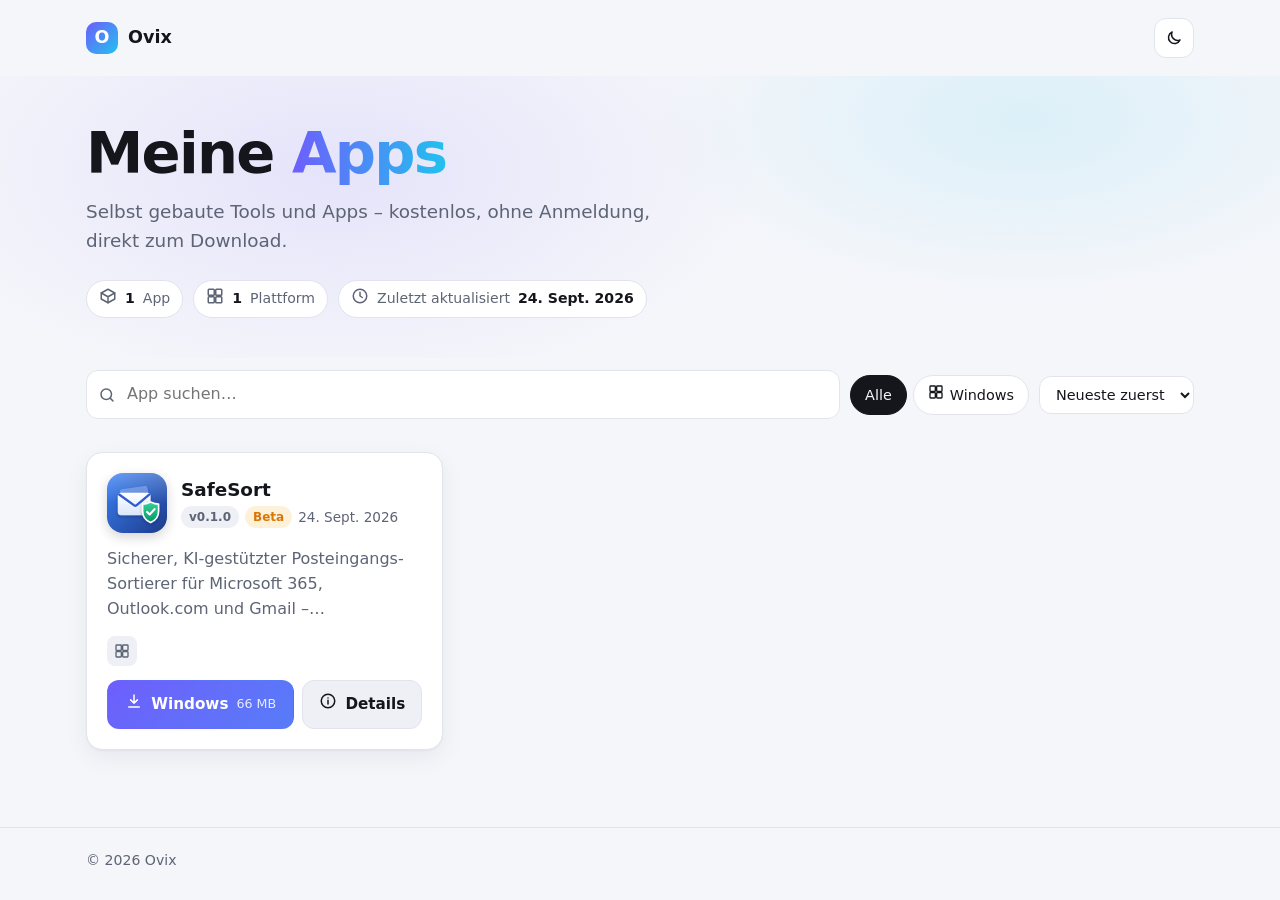
<file: index.html>
<!DOCTYPE html>
<html lang="de">
<head>
  <meta charset="UTF-8" />
  <meta name="viewport" content="width=device-width, initial-scale=1" />
  <title>Downloads</title>
  <meta name="description" content="Apps kostenlos herunterladen." />
  <meta property="og:type" content="website" />
  <link rel="icon" href="favicon.svg" type="image/svg+xml" />
  <script>
    // Apply saved theme before paint to avoid flicker
    try { const t = localStorage.getItem("theme"); if (t) document.documentElement.dataset.theme = t; } catch (e) {}
  </script>
  <link rel="stylesheet" href="style.css" />
</head>
<body>
  <header class="topbar">
    <div class="wrap">
      <a class="brand" href="./">
        <span class="brand-mark" id="brand-mark">O</span>
        <span id="brand-name">Downloads</span>
      </a>
      <button class="icon-btn" id="theme-toggle" type="button" aria-label="Hell/Dunkel umschalten"></button>
    </div>
  </header>

  <section class="hero">
    <div class="wrap">
      <h1 id="hero-title">Meine <span>Apps</span></h1>
      <p id="hero-tagline"></p>
      <div class="stats" id="stats"></div>
    </div>
  </section>

  <div class="toolbar" id="toolbar">
    <div class="wrap">
      <label class="search">
        <span class="sr-only">App suchen</span>
        <svg class="i" viewBox="0 0 24 24" fill="none" stroke="currentColor" stroke-width="2" stroke-linecap="round"><circle cx="11" cy="11" r="7"/><path d="m20 20-3.5-3.5"/></svg>
        <input id="search" type="search" placeholder="App suchen…" autocomplete="off" />
      </label>
      <div id="filters" class="filters" role="group" aria-label="Plattform"></div>
      <label>
        <span class="sr-only">Sortieren</span>
        <select id="sort" class="sort">
          <option value="new">Neueste zuerst</option>
          <option value="name">Name A–Z</option>
        </select>
      </label>
    </div>
  </div>

  <main class="wrap">
    <div id="grid" class="grid" aria-live="polite"></div>
    <div id="empty" class="empty" hidden>
      <svg viewBox="0 0 24 24" fill="none" stroke="currentColor" stroke-width="1.5"><circle cx="11" cy="11" r="7"/><path d="m20 20-3.5-3.5"/></svg>
      <p>Keine App gefunden.</p>
      <button class="btn btn-ghost" id="reset" type="button">Filter zurücksetzen</button>
    </div>
  </main>

  <footer class="footer">
    <div class="wrap">
      <span id="footer-text"></span>
      <a id="contact" hidden>Kontakt</a>
    </div>
  </footer>

  <dialog id="modal" aria-labelledby="modal-title"></dialog>
  <div class="toast" id="toast" role="status"></div>

  <script src="apps.js"></script>
  <script src="app.js"></script>
</body>
</html>
</file>
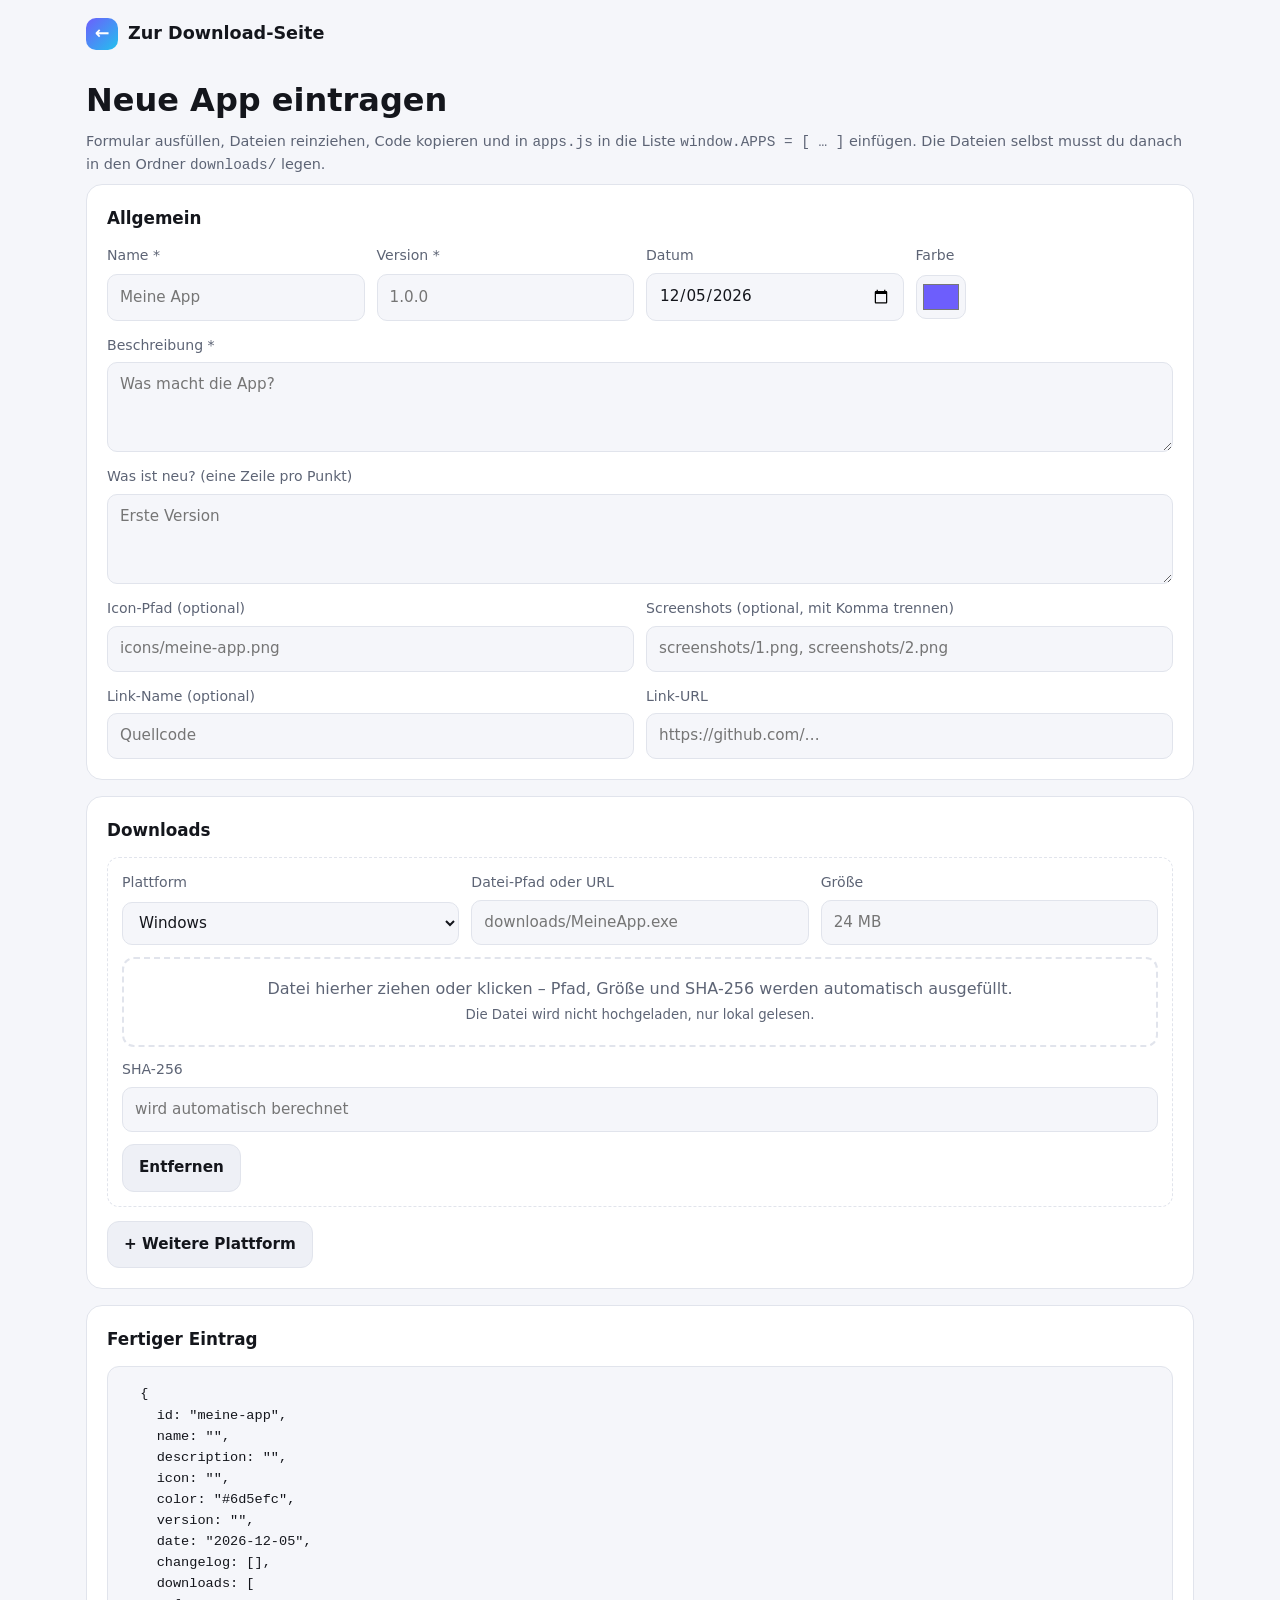
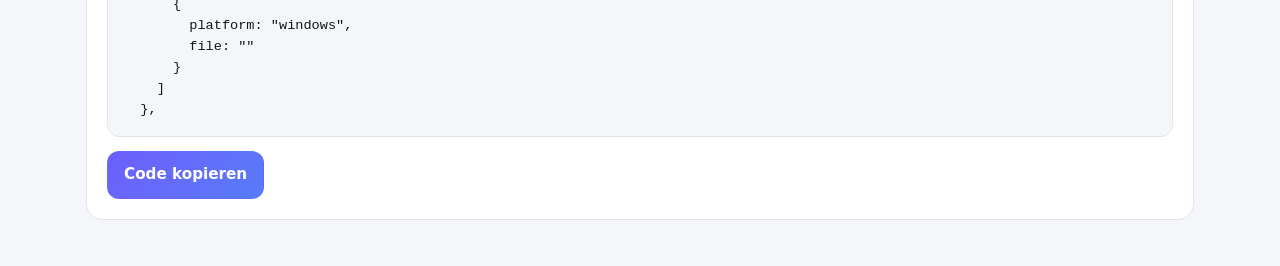
<file: neue-app.html>
<!DOCTYPE html>
<html lang="de">
<head>
  <meta charset="UTF-8" />
  <meta name="viewport" content="width=device-width, initial-scale=1" />
  <title>Neue App eintragen</title>
  <meta name="robots" content="noindex" />
  <link rel="icon" href="favicon.svg" type="image/svg+xml" />
  <script>
    try { const t = localStorage.getItem("theme"); if (t) document.documentElement.dataset.theme = t; } catch (e) {}
  </script>
  <link rel="stylesheet" href="style.css" />
  <style>
    .form { display: grid; gap: 16px; padding: 8px 0 48px; }
    .panel { background: var(--bg-elev); border: 1px solid var(--border); border-radius: var(--radius); padding: 20px; display: grid; gap: 14px; }
    .panel h2 { margin: 0; font-size: 1.05rem; }
    .row { display: grid; gap: 12px; grid-template-columns: repeat(auto-fit, minmax(180px, 1fr)); }
    label.f { display: grid; gap: 6px; font-size: 0.88rem; color: var(--muted); }
    .f input, .f textarea, .f select {
      padding: 10px 12px; border: 1px solid var(--border); border-radius: 10px;
      background: var(--bg); color: var(--text); font: inherit; font-size: 0.95rem;
    }
    .f input[type="color"] { padding: 4px; height: 44px; }
    .f textarea { min-height: 90px; resize: vertical; }
    .dl-item { border: 1px dashed var(--border); border-radius: 12px; padding: 14px; display: grid; gap: 12px; }
    .drop { border: 2px dashed var(--border); border-radius: 12px; padding: 18px; text-align: center; color: var(--muted); cursor: pointer; }
    .drop.over { border-color: var(--accent); background: var(--accent-soft); }
    pre { margin: 0; padding: 16px; background: var(--bg); border: 1px solid var(--border); border-radius: 12px; overflow: auto; font-size: 0.85rem; max-height: 420px; }
    .hint { margin: 0; color: var(--muted); font-size: 0.9rem; }
    .actions { display: flex; flex-wrap: wrap; gap: 8px; }
  </style>
</head>
<body>
  <header class="topbar">
    <div class="wrap">
      <a class="brand" href="./"><span class="brand-mark">←</span><span>Zur Download-Seite</span></a>
    </div>
  </header>

  <main class="wrap">
    <h1 style="margin:8px 0 4px">Neue App eintragen</h1>
    <p class="hint">Formular ausfüllen, Dateien reinziehen, Code kopieren und in <code>apps.js</code> in die Liste <code>window.APPS = [ … ]</code> einfügen. Die Dateien selbst musst du danach in den Ordner <code>downloads/</code> legen.</p>

    <form class="form" id="form" autocomplete="off">
      <div class="panel">
        <h2>Allgemein</h2>
        <div class="row">
          <label class="f">Name *<input name="name" required placeholder="Meine App" /></label>
          <label class="f">Version *<input name="version" required placeholder="1.0.0" /></label>
          <label class="f">Datum<input name="date" type="date" /></label>
          <label class="f">Farbe<input name="color" type="color" value="#6d5efc" /></label>
        </div>
        <label class="f">Beschreibung *<textarea name="description" required placeholder="Was macht die App?"></textarea></label>
        <label class="f">Was ist neu? (eine Zeile pro Punkt)<textarea name="changelog" placeholder="Erste Version"></textarea></label>
        <div class="row">
          <label class="f">Icon-Pfad (optional)<input name="icon" placeholder="icons/meine-app.png" /></label>
          <label class="f">Screenshots (optional, mit Komma trennen)<input name="screenshots" placeholder="screenshots/1.png, screenshots/2.png" /></label>
        </div>
        <div class="row">
          <label class="f">Link-Name (optional)<input name="linkLabel" placeholder="Quellcode" /></label>
          <label class="f">Link-URL<input name="linkUrl" placeholder="https://github.com/…" /></label>
        </div>
      </div>

      <div class="panel">
        <h2>Downloads</h2>
        <div id="dl-list" style="display:grid;gap:12px"></div>
        <div><button class="btn btn-ghost" type="button" id="add-dl">+ Weitere Plattform</button></div>
      </div>

      <div class="panel">
        <h2>Fertiger Eintrag</h2>
        <pre id="output"></pre>
        <div class="actions">
          <button class="btn btn-primary" type="button" id="copy" style="flex:none">Code kopieren</button>
        </div>
      </div>
    </form>
  </main>

  <div class="toast" id="toast" role="status"></div>

  <template id="dl-template">
    <div class="dl-item">
      <div class="row">
        <label class="f">Plattform
          <select name="platform">
            <option value="windows">Windows</option>
            <option value="mac">macOS</option>
            <option value="linux">Linux</option>
            <option value="android">Android</option>
            <option value="ios">iOS</option>
            <option value="web">Web (Link)</option>
          </select>
        </label>
        <label class="f">Datei-Pfad oder URL<input name="file" placeholder="downloads/MeineApp.exe" /></label>
        <label class="f">Größe<input name="size" placeholder="24 MB" /></label>
      </div>
      <label class="drop">
        <input type="file" hidden />
        <span>Datei hierher ziehen oder klicken – Pfad, Größe und SHA-256 werden automatisch ausgefüllt.<br><small>Die Datei wird nicht hochgeladen, nur lokal gelesen.</small></span>
      </label>
      <label class="f">SHA-256<input name="sha256" readonly placeholder="wird automatisch berechnet" /></label>
      <div><button class="btn btn-ghost" type="button" data-remove>Entfernen</button></div>
    </div>
  </template>

  <script>
    const form = document.getElementById("form");
    const list = document.getElementById("dl-list");
    const output = document.getElementById("output");
    form.date.value = new Date().toISOString().slice(0, 10);

    function slug(text) {
      return text.toLowerCase()
        .replace(/ä/g, "ae").replace(/ö/g, "oe").replace(/ü/g, "ue").replace(/ß/g, "ss")
        .replace(/[^a-z0-9]+/g, "-").replace(/^-|-$/g, "") || "meine-app";
    }

    function formatSize(bytes) {
      if (bytes < 1024 * 1024) return `${Math.max(1, Math.round(bytes / 1024))} KB`;
      if (bytes < 1024 ** 3) return `${(bytes / 1024 ** 2).toFixed(bytes < 10 * 1024 ** 2 ? 1 : 0)} MB`.replace(".", ",");
      return `${(bytes / 1024 ** 3).toFixed(1)} GB`.replace(".", ",");
    }

    function guessPlatform(name) {
      const ext = name.split(".").pop().toLowerCase();
      return { exe: "windows", msi: "windows", msix: "windows", dmg: "mac", pkg: "mac", apk: "android", aab: "android",
        ipa: "ios", appimage: "linux", deb: "linux", rpm: "linux", flatpak: "linux" }[ext];
    }

    async function sha256(file) {
      if (!crypto.subtle) return "";
      const hash = await crypto.subtle.digest("SHA-256", await file.arrayBuffer());
      return [...new Uint8Array(hash)].map((b) => b.toString(16).padStart(2, "0")).join("");
    }

    async function handleFile(item, file) {
      const q = (n) => item.querySelector(`[name="${n}"]`);
      q("file").value = `downloads/${file.name}`;
      q("size").value = formatSize(file.size);
      const platform = guessPlatform(file.name);
      if (platform) q("platform").value = platform;
      q("sha256").value = "wird berechnet …";
      update();
      try { q("sha256").value = await sha256(file); }
      catch { q("sha256").value = ""; }
      update();
    }

    function addDownload() {
      const item = document.getElementById("dl-template").content.firstElementChild.cloneNode(true);
      const drop = item.querySelector(".drop");
      const input = drop.querySelector("input");
      input.addEventListener("change", () => input.files[0] && handleFile(item, input.files[0]));
      drop.addEventListener("dragover", (e) => { e.preventDefault(); drop.classList.add("over"); });
      drop.addEventListener("dragleave", () => drop.classList.remove("over"));
      drop.addEventListener("drop", (e) => {
        e.preventDefault();
        drop.classList.remove("over");
        if (e.dataTransfer.files[0]) handleFile(item, e.dataTransfer.files[0]);
      });
      item.querySelector("[data-remove]").addEventListener("click", () => { item.remove(); update(); });
      list.append(item);
      update();
    }

    function build() {
      const f = form.elements;
      const lines = (v) => v.split("\n").map((s) => s.trim()).filter(Boolean);
      const app = {
        id: slug(f.name.value),
        name: f.name.value.trim(),
        description: f.description.value.trim(),
        icon: f.icon.value.trim(),
        color: f.color.value,
        version: f.version.value.trim(),
        date: f.date.value,
        changelog: lines(f.changelog.value),
      };
      const shots = f.screenshots.value.split(",").map((s) => s.trim()).filter(Boolean);
      if (shots.length) app.screenshots = shots;
      if (f.linkUrl.value.trim()) app.links = [{ label: f.linkLabel.value.trim() || "Website", url: f.linkUrl.value.trim() }];
      app.downloads = [...list.children].map((item) => {
        const q = (n) => item.querySelector(`[name="${n}"]`).value.trim();
        const d = { platform: q("platform"), file: q("file") };
        if (q("size")) d.size = q("size");
        if (/^[0-9a-f]{64}$/.test(q("sha256"))) d.sha256 = q("sha256");
        return d;
      });
      return app;
    }

    function update() {
      const json = JSON.stringify(build(), null, 2)
        .replace(/"([a-zA-Z0-9]+)":/g, "$1:"); // JS object style keys
      output.textContent = json.replace(/^/gm, "  ") + ",";
    }

    form.addEventListener("input", update);
    document.getElementById("add-dl").addEventListener("click", addDownload);
    document.getElementById("copy").addEventListener("click", async () => {
      if (!form.reportValidity()) return;
      const t = document.getElementById("toast");
      try { await navigator.clipboard.writeText(output.textContent); t.textContent = "Kopiert – jetzt in apps.js einfügen"; }
      catch { t.textContent = "Bitte Text markieren und kopieren"; }
      t.classList.add("show");
      setTimeout(() => t.classList.remove("show"), 2200);
    });
    addDownload();
  </script>
</body>
</html>
</file>
<file: style.css>
/* ---------- Tokens ---------- */
:root {
  --bg: #f5f6fa;
  --bg-elev: #ffffff;
  --bg-soft: #eef0f6;
  --text: #14161c;
  --muted: #5d6475;
  --border: #e1e4ec;
  --accent: #6d5efc;
  --accent-2: #22c1ee;
  --accent-soft: rgba(109, 94, 252, 0.12);
  --on-accent: #ffffff;
  --success: #0f9f6e;
  --shadow: 0 1px 2px rgba(20, 22, 28, 0.04), 0 8px 24px rgba(20, 22, 28, 0.06);
  --shadow-lg: 0 24px 64px rgba(20, 22, 28, 0.18);
  --radius: 16px;
  color-scheme: light;
}
@media (prefers-color-scheme: dark) {
  :root:not([data-theme="light"]) {
    --bg: #0c0e13;
    --bg-elev: #151820;
    --bg-soft: #1c2029;
    --text: #eef0f6;
    --muted: #9aa2b5;
    --border: #252a36;
    --accent-soft: rgba(124, 110, 255, 0.16);
    --success: #34d399;
    --shadow: 0 1px 2px rgba(0, 0, 0, 0.3), 0 8px 24px rgba(0, 0, 0, 0.25);
    --shadow-lg: 0 24px 64px rgba(0, 0, 0, 0.6);
    color-scheme: dark;
  }
}
:root[data-theme="dark"] {
  --bg: #0c0e13;
  --bg-elev: #151820;
  --bg-soft: #1c2029;
  --text: #eef0f6;
  --muted: #9aa2b5;
  --border: #252a36;
  --accent-soft: rgba(124, 110, 255, 0.16);
  --success: #34d399;
  --shadow: 0 1px 2px rgba(0, 0, 0, 0.3), 0 8px 24px rgba(0, 0, 0, 0.25);
  --shadow-lg: 0 24px 64px rgba(0, 0, 0, 0.6);
  color-scheme: dark;
}

/* ---------- Base ---------- */
* { box-sizing: border-box; }
html { scroll-behavior: smooth; }
body {
  margin: 0;
  min-height: 100vh;
  display: flex;
  flex-direction: column;
  background: var(--bg);
  color: var(--text);
  font: 16px/1.55 "Inter", system-ui, -apple-system, "Segoe UI", Roboto, sans-serif;
  -webkit-font-smoothing: antialiased;
}
main { flex: 1; }
a { color: inherit; }
button { font: inherit; color: inherit; }
:focus-visible { outline: 2px solid var(--accent); outline-offset: 2px; border-radius: 8px; }
.wrap { width: 100%; max-width: 1140px; margin: 0 auto; padding: 0 16px; }
svg.i { width: 18px; height: 18px; flex: none; }
.sr-only { position: absolute; width: 1px; height: 1px; overflow: hidden; clip: rect(0 0 0 0); }

/* ---------- Top bar ---------- */
.topbar { padding: 18px 0; }
.topbar .wrap { display: flex; align-items: center; justify-content: space-between; gap: 12px; }
.brand { display: flex; align-items: center; gap: 10px; font-weight: 700; font-size: 1.1rem; text-decoration: none; }
.brand-mark {
  width: 32px; height: 32px; border-radius: 10px;
  background: linear-gradient(135deg, var(--accent), var(--accent-2));
  display: grid; place-items: center; color: #fff; font-weight: 800;
}
.icon-btn {
  display: inline-grid; place-items: center;
  width: 40px; height: 40px;
  border: 1px solid var(--border);
  background: var(--bg-elev);
  border-radius: 12px;
  cursor: pointer;
}
.icon-btn:hover { background: var(--bg-soft); }

/* ---------- Hero ---------- */
.hero { position: relative; padding: 48px 0 40px; overflow: hidden; }
.hero::before {
  content: "";
  position: absolute; inset: -40% -10% auto;
  height: 520px;
  background:
    radial-gradient(40% 60% at 30% 40%, var(--accent-soft), transparent 70%),
    radial-gradient(35% 50% at 75% 30%, rgba(34, 193, 238, 0.12), transparent 70%);
  pointer-events: none;
}
.hero .wrap { position: relative; }
.hero h1 {
  margin: 0;
  font-size: clamp(2.2rem, 6vw, 3.6rem);
  line-height: 1.05;
  letter-spacing: -0.03em;
  max-width: 16ch;
}
.hero h1 span {
  background: linear-gradient(90deg, var(--accent), var(--accent-2));
  -webkit-background-clip: text; background-clip: text; color: transparent;
}
.hero p { margin: 14px 0 0; color: var(--muted); font-size: 1.15rem; max-width: 52ch; }
.stats { display: flex; flex-wrap: wrap; gap: 10px; margin-top: 24px; }
.stat {
  display: inline-flex; align-items: center; gap: 8px;
  padding: 6px 12px;
  border: 1px solid var(--border);
  background: var(--bg-elev);
  border-radius: 999px;
  font-size: 0.88rem; color: var(--muted);
}
.stat b { color: var(--text); }

/* ---------- Toolbar ---------- */
.toolbar {
  position: sticky; top: 0; z-index: 10;
  padding: 12px 0;
  background: color-mix(in srgb, var(--bg) 85%, transparent);
  backdrop-filter: blur(12px);
  -webkit-backdrop-filter: blur(12px);
  border-bottom: 1px solid transparent;
  transition: border-color 0.2s;
}
.toolbar.stuck { border-bottom-color: var(--border); }
.toolbar .wrap { display: flex; flex-wrap: wrap; gap: 10px; align-items: center; }
.search {
  position: relative; flex: 1 1 260px;
}
.search svg { position: absolute; left: 12px; top: 50%; transform: translateY(-50%); color: var(--muted); }
.search input {
  width: 100%;
  padding: 11px 14px 11px 40px;
  border: 1px solid var(--border);
  border-radius: 12px;
  background: var(--bg-elev);
  color: var(--text);
  font: inherit;
}
.search input:focus { outline: none; border-color: var(--accent); box-shadow: 0 0 0 3px var(--accent-soft); }
.filters { display: flex; flex-wrap: wrap; gap: 6px; }
.pill {
  display: inline-flex; align-items: center; gap: 6px;
  border: 1px solid var(--border);
  background: var(--bg-elev);
  padding: 8px 14px;
  border-radius: 999px;
  font-size: 0.9rem;
  cursor: pointer;
  transition: background 0.15s, border-color 0.15s;
}
.pill svg.i { width: 16px; height: 16px; }
.pill:hover { background: var(--bg-soft); }
.pill[aria-pressed="true"] { background: var(--text); border-color: var(--text); color: var(--bg); }
.sort {
  padding: 9px 12px;
  border: 1px solid var(--border);
  border-radius: 12px;
  background: var(--bg-elev);
  color: var(--text);
  font: inherit; font-size: 0.9rem;
}

/* ---------- Grid & cards ---------- */
.grid {
  display: grid;
  grid-template-columns: repeat(auto-fill, minmax(min(100%, 320px), 1fr));
  gap: 18px;
  padding: 20px 0 64px;
}
.card {
  position: relative;
  display: flex; flex-direction: column; gap: 14px;
  padding: 20px;
  background: var(--bg-elev);
  border: 1px solid var(--border);
  border-radius: var(--radius);
  box-shadow: var(--shadow);
  transition: transform 0.2s, box-shadow 0.2s, border-color 0.2s;
  animation: rise 0.35s ease both;
}
.card:hover { transform: translateY(-3px); box-shadow: var(--shadow-lg); border-color: color-mix(in srgb, var(--accent) 40%, var(--border)); }
@keyframes rise { from { opacity: 0; transform: translateY(8px); } }
.card-head { display: flex; gap: 14px; align-items: center; }
.app-icon {
  width: 60px; height: 60px; flex: none;
  border-radius: 16px;
  display: grid; place-items: center;
  color: #fff; font-weight: 800; font-size: 1.6rem;
  object-fit: cover;
  box-shadow: inset 0 0 0 1px rgba(255, 255, 255, 0.12);
}
img.app-icon { box-shadow: 0 4px 12px rgba(20, 22, 28, 0.18); }
.app-icon.lg { width: 80px; height: 80px; border-radius: 20px; font-size: 2.1rem; }
.card h2 { margin: 0; font-size: 1.15rem; line-height: 1.3; }
.title-link { text-decoration: none; }
.title-link::after { content: ""; position: absolute; inset: 0; border-radius: var(--radius); }
.meta { display: flex; flex-wrap: wrap; align-items: center; gap: 6px; margin-top: 4px; color: var(--muted); font-size: 0.85rem; }
.badge {
  display: inline-block;
  padding: 2px 8px;
  border-radius: 999px;
  background: var(--bg-soft);
  font-size: 0.75rem; font-weight: 600;
  color: var(--muted);
}
.badge.new { background: var(--accent-soft); color: var(--accent); }
.badge.tag { background: rgba(245, 158, 11, 0.15); color: #d97706; }
.desc {
  margin: 0; color: var(--muted);
  display: -webkit-box; -webkit-line-clamp: 3; -webkit-box-orient: vertical; overflow: hidden;
}
.platforms { display: flex; gap: 6px; color: var(--muted); }
.platforms span { display: inline-grid; place-items: center; width: 30px; height: 30px; border-radius: 8px; background: var(--bg-soft); }
.platforms svg.i { width: 16px; height: 16px; }
.card-actions { display: flex; gap: 8px; margin-top: auto; position: relative; z-index: 1; }

/* ---------- Buttons ---------- */
.btn {
  display: inline-flex; align-items: center; justify-content: center; gap: 8px;
  padding: 11px 16px;
  border: 1px solid transparent;
  border-radius: 12px;
  font-weight: 600; font-size: 0.95rem;
  text-decoration: none;
  cursor: pointer;
  transition: filter 0.15s, background 0.15s;
}
.btn-primary { flex: 1; background: linear-gradient(135deg, var(--accent), color-mix(in srgb, var(--accent) 70%, var(--accent-2))); color: var(--on-accent); }
.btn-primary:hover { filter: brightness(1.08); }
.btn-ghost { background: var(--bg-soft); border-color: var(--border); }
.btn-ghost:hover { background: var(--border); }
.btn[aria-disabled="true"] { opacity: 0.5; pointer-events: none; filter: grayscale(1); }
.btn small { font-weight: 400; opacity: 0.85; }

/* ---------- Empty ---------- */
.empty { text-align: center; padding: 64px 0; color: var(--muted); }
.empty svg { width: 40px; height: 40px; opacity: 0.5; }

/* ---------- Modal ---------- */
dialog {
  width: min(680px, calc(100% - 24px));
  max-height: calc(100% - 24px);
  padding: 0;
  border: 1px solid var(--border);
  border-radius: 20px;
  background: var(--bg-elev);
  color: var(--text);
  box-shadow: var(--shadow-lg);
}
dialog::backdrop { background: rgba(8, 10, 14, 0.6); backdrop-filter: blur(4px); }
dialog[open] { animation: pop 0.2s ease; }
@keyframes pop { from { opacity: 0; transform: scale(0.97) translateY(6px); } }
.modal-head {
  position: sticky; top: 0; z-index: 1;
  display: flex; gap: 16px; align-items: center;
  padding: 22px 22px 18px;
  background: var(--bg-elev);
  border-bottom: 1px solid var(--border);
}
.modal-head h2 { margin: 0; font-size: 1.4rem; }
.modal-head .icon-btn { margin-left: auto; align-self: flex-start; }
.modal-body { padding: 20px 22px 26px; display: grid; gap: 22px; }
.modal-body h3 { margin: 0 0 10px; font-size: 0.8rem; text-transform: uppercase; letter-spacing: 0.08em; color: var(--muted); }
.modal-body p { margin: 0; }
.shots { display: flex; gap: 10px; overflow-x: auto; scroll-snap-type: x mandatory; padding-bottom: 4px; }
.shots img { height: 220px; border-radius: 12px; border: 1px solid var(--border); scroll-snap-align: start; }
.dl-table { display: grid; gap: 8px; }
.dl-row {
  display: flex; align-items: center; gap: 12px;
  padding: 12px 14px;
  border: 1px solid var(--border);
  border-radius: 12px;
  background: var(--bg);
}
.dl-row .name { flex: 1; min-width: 0; }
.dl-row .name b { display: block; }
.dl-row .name small { color: var(--muted); }
.dl-row .btn { flex: none; padding: 9px 14px; }
.hash {
  display: flex; align-items: center; gap: 6px;
  margin-top: 4px;
  font: 0.75rem/1.4 ui-monospace, "Cascadia Code", Consolas, monospace;
  color: var(--muted);
  overflow: hidden;
}
.hash code { overflow: hidden; text-overflow: ellipsis; white-space: nowrap; }
.link-btn { background: none; border: none; padding: 0; color: var(--accent); cursor: pointer; font-size: 0.8rem; white-space: nowrap; }
.changes { margin: 0; padding-left: 20px; color: var(--muted); }
.changes li { margin: 3px 0; }
.links { display: flex; flex-wrap: wrap; gap: 8px; }

/* ---------- Toast ---------- */
.toast {
  position: fixed; left: 50%; bottom: 24px; z-index: 100;
  transform: translate(-50%, 20px);
  padding: 10px 16px;
  border-radius: 12px;
  background: var(--text); color: var(--bg);
  font-size: 0.9rem; font-weight: 600;
  opacity: 0; pointer-events: none;
  transition: opacity 0.2s, transform 0.2s;
}
.toast.show { opacity: 1; transform: translate(-50%, 0); }

/* ---------- Footer ---------- */
.footer { border-top: 1px solid var(--border); }
.footer .wrap {
  display: flex; justify-content: space-between; flex-wrap: wrap; gap: 8px;
  padding-top: 22px; padding-bottom: 28px;
  color: var(--muted); font-size: 0.88rem;
}

@media (max-width: 600px) {
  .hero { padding: 24px 0 28px; }
  .toolbar .wrap { gap: 8px; }
  .filters { flex-wrap: nowrap; overflow-x: auto; width: 100%; scrollbar-width: none; }
  .filters::-webkit-scrollbar { display: none; }
  .pill { flex: none; }
  .modal-head, .modal-body { padding-left: 16px; padding-right: 16px; }
  .dl-row { flex-wrap: wrap; }
  .dl-row .btn { width: 100%; }
}
@media (prefers-reduced-motion: reduce) {
  *, *::before, *::after { animation: none !important; transition: none !important; }
}
</file>
